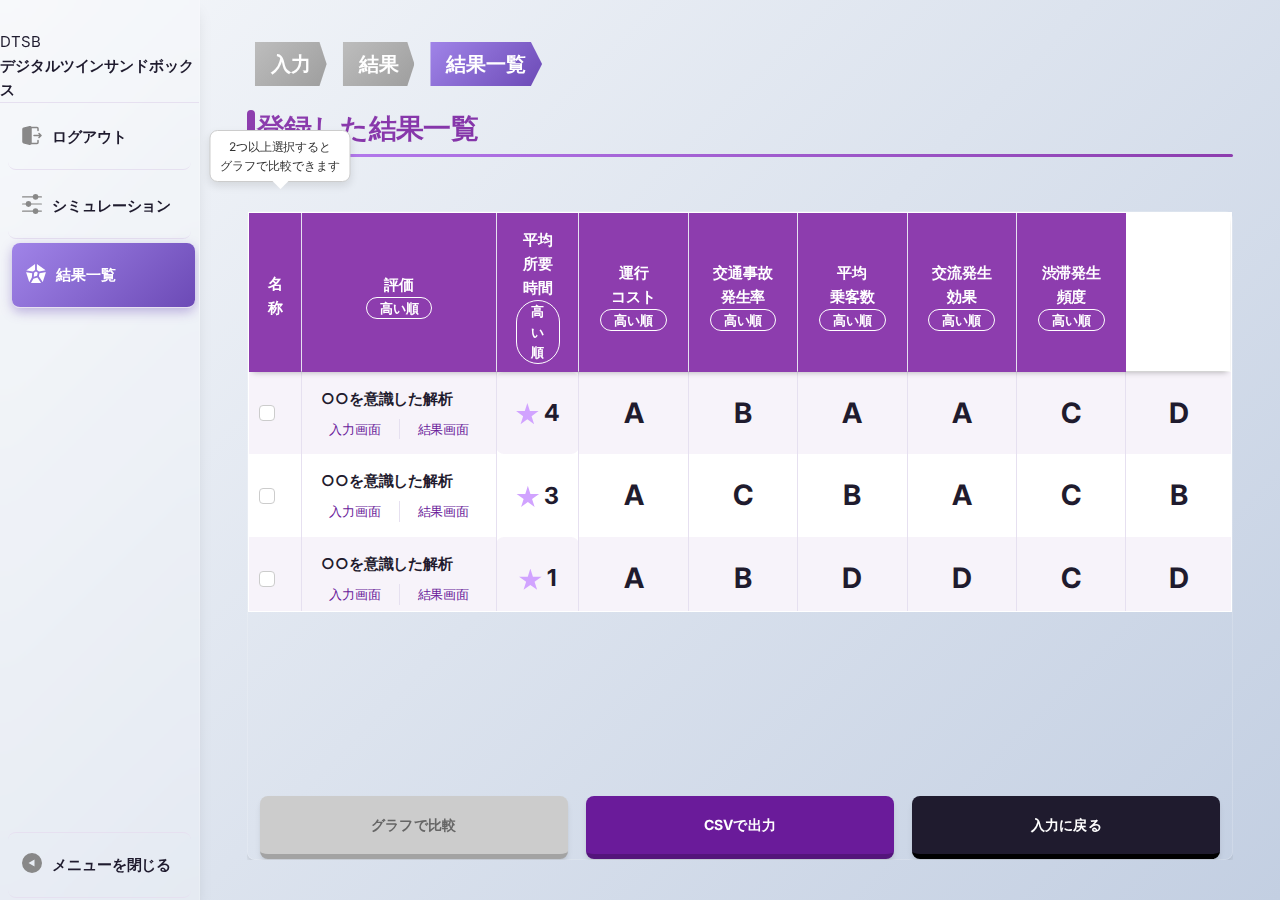
<file: list.html>
<!DOCTYPE html>
<html lang="ja">

<head>
	<title>【登録した結果一覧】デジタルツインサンドボックス</title>
	<meta charset="utf-8" />
	<meta name="viewport" content="width=device-width, initial-scale=1.0">
	<link rel="stylesheet" href="assets/css/common.css" />

	<style>
		/* SCROLLABLE TABLE */
		.c-area__scroll {
			max-height: 400px;
			overflow-y: auto;
			overflow-x: auto;
			position: relative;
			padding: 0 !important;
			margin: 0 !important;
		}

		.c-box {
			padding: 0 !important;
			margin: 0 !important;
			border-radius: 0 !important;
			box-shadow: none !important;
		}

		.p-list__table {
			margin-top: 0 !important;
		}

		/* STICKY HEADER */
		.p-list__table thead {
			position: sticky;
			top: 0;
			z-index: 10;
			box-shadow: 0 4px 6px -4px rgba(0, 0, 0, 0.3);
		}

		.p-list__table thead {
			position: sticky;
			top: 0;
			z-index: 100;
			/* increase */
			/* REMOVE box-shadow here if needed */
			overflow: visible !important;
			/* <-- fix */
		}
	</style>

	<style>
		.checkbox-header {
			position: relative;
			width: 40px;
			/* adjust as needed */
			padding: 0;
		}

		/* Tooltip bubble */
		.checkbox-header .bubble {
			position: absolute;
			top: -60px;
			left: 50%;
			transform: translateX(-50%);
			width: max-content;
			max-width: 140px;
			background: #fff;
			color: #333;
			border: 1px solid #ccc;
			border-radius: 8px;
			font-size: 12px;
			padding: 6px 8px;
			text-align: center;
			box-shadow: 0 4px 8px rgba(0, 0, 0, 0.1);
			z-index: 20;
			white-space: nowrap;
		}

		/* Tooltip arrow */
		.checkbox-header .bubble::after {
			content: '';
			position: absolute;
			bottom: -8px;
			left: 50%;
			transform: translateX(-50%);
			border-width: 8px 8px 0 8px;
			border-style: solid;
			border-color: #fff transparent transparent transparent;
		}

		.bubble-checkbox-tip {
			position: absolute;
			top: 130px;
			/* tweak this until it sits right under your H1 */
			left: 80px;
			/* roughly half the width of your checkbox column */
			transform: translateX(-50%);
			z-index: 999;
			width: max-content;
			max-width: 180px;
			background: #fff;
			color: #333;
			border: 1px solid #ccc;
			border-radius: 8px;
			font-size: 12px;
			padding: 6px 10px;
			text-align: center;
			box-shadow: 0 4px 8px rgba(0, 0, 0, 0.1);
			white-space: nowrap;
			z-index: 999;
		}

		.bubble-checkbox-tip::after {
			content: '';
			position: absolute;
			bottom: -8px;
			left: 50%;
			transform: translateX(-50%);
			border-width: 8px 8px 0 8px;
			border-style: solid;
			border-color: #fff transparent transparent transparent;
		}

		.c-btn.disabled,
		.c-btn[aria-disabled="true"] {
			background-color: #ccc !important;
			color: #666 !important;
			cursor: not-allowed;
			pointer-events: none;
			text-decoration: none;
		}
	</style>

</head>

<body>
	<div class="l-container js-menu-toggle p-list">
		<header class="l-header">
			<div class="l-header__tit js-menu-toggle">
				<span class="l-header__tit-en">DTSB</span>
				<h1 class="l-header__tit-jp">デジタルツインサンドボックス</h1>
			</div>
			<nav class="l-header__nav">
				<a href="#" class="l-header__nav-link logout js-menu-toggle"><span>ログアウト</span></a>
				<a href="./"
					class="l-header__nav-link simulation js-menu-toggle js-menu-simulation"><span>シミュレーション</span></a>
				<a href="list.html" class="l-header__nav-link results current js-menu-toggle"><span>結果一覧</span></a>
				<span class="l-header__nav-link menu js-menu-open js-menu-toggle"><span>メニューを閉じる</span></span>
			</nav>
		</header>
		<main class="l-contents">
			<header class="l-contents__head">
				<div class="breadcrumb-wrapper">
					<nav class="breadcrumb-arrow" aria-label="ページ階層">
						<ul>
							<li class="step step-input"><a href="index.html">入力</a></li>
							<li class="step step-results"><a href="results.html">結果</a></li>
							<li class="step step-list"><a href="list.html" aria-current="page">結果一覧</a></li>
						</ul>
					</nav>
				</div>
				<h1 class="l-contents__tit">登録した結果一覧</h1>
			</header>
			<div class="l-contents__main">
				<div class="l-contents__data">
					<div class="bubble-checkbox-tip">
						2つ以上選択すると<br>グラフで比較できます
					</div>

					<div class="c-box c-area__scroll">
						<table class="c-table p-list__table">
							<thead>
								<tr>


									<th rowspan="2" class="u-ta-left">名称</th>
									<th>
										評価
										<label class="c-btn__sort">
											<input type="checkbox" name="sort" value="2">
											<span class="c-btn__sort-inner">高い順</span>
										</label>
									</th>
									<th>
										<span class="u-ib">平均</span><span class="u-ib">所要時間</span>
										<label class="c-btn__sort">
											<input type="checkbox" name="sort" value="3">
											<span class="c-btn__sort-inner">高い順</span>
										</label>
									</th>
									<th>
										<span class="u-ib">運行</span><span class="u-ib">コスト</span>
										<label class="c-btn__sort">
											<input type="checkbox" name="sort" value="4">
											<span class="c-btn__sort-inner">高い順</span>
										</label>
									</th>
									<th>
										<span class="u-ib">交通事故</span><span class="u-ib">発生率</span>
										<label class="c-btn__sort">
											<input type="checkbox" name="sort" value="4">
											<span class="c-btn__sort-inner">高い順</span>
										</label>
									</th>
									<th>
										<span class="u-ib">平均</span><span class="u-ib">乗客数</span>
										<label class="c-btn__sort">
											<input type="checkbox" name="sort" value="4">
											<span class="c-btn__sort-inner">高い順</span>
										</label>
									</th>
									<th>
										<span class="u-ib">交流発生</span><span class="u-ib">効果</span>
										<label class="c-btn__sort">
											<input type="checkbox" name="sort" value="4">
											<span class="c-btn__sort-inner">高い順</span>
										</label>
									</th>
									<th>
										<span class="u-ib">渋滞発生</span><span class="u-ib">頻度</span>
										<label class="c-btn__sort">
											<input type="checkbox" name="sort" value="4">
											<span class="c-btn__sort-inner">高い順</span>
										</label>
									</th>
								</tr>


							</thead>
							<tbody>
								<tr>
									<td class="p-list__table-checkbox">
										<label class="c-input__checkbox">
											<input type="checkbox" name="comparison[]" value="result01">
											<i class="c-input__checkbox-ico"></i>
										</label>
									</td>
									<th>
										<span>○○を意識した解析</span>
										<ul class="c-table__action">
											<li><a class="c-table__action-link u-nowrap" href="./">入力画面</a></li>
											<li><a class="c-table__action-link u-nowrap" href="results.html">結果画面</a>
											</li>
										</ul>
									</th>
									<td class="p-list__table-star u-en" data-star="4"><i class="c-ico__star fill"></i>4
									</td>
									<td class="p-list__table-evaluation u-en">A</td>
									<td class="p-list__table-evaluation u-en">B</td>
									<td class="p-list__table-evaluation u-en">A</td>
									<td class="p-list__table-evaluation u-en">A</td>
									<td class="p-list__table-evaluation u-en">C</td>
									<td class="p-list__table-evaluation u-en">D</td>
								</tr>
								<tr>
									<td class="p-list__table-checkbox">
										<label class="c-input__checkbox">
											<input type="checkbox" name="comparison[]" value="result02">
											<i class="c-input__checkbox-ico"></i>
										</label>
									</td>
									<th>
										<span>○○を意識した解析</span>
										<ul class="c-table__action">
											<li><a class="c-table__action-link u-nowrap" href="./">入力画面</a></li>
											<li><a class="c-table__action-link u-nowrap" href="results.html">結果画面</a>
											</li>
										</ul>
									</th>
									<td class="p-list__table-star u-en" data-star="3"><i class="c-ico__star fill"></i>3
									</td>
									<td class="p-list__table-evaluation u-en">A</td>
									<td class="p-list__table-evaluation u-en">C</td>
									<td class="p-list__table-evaluation u-en">B</td>
									<td class="p-list__table-evaluation u-en">A</td>
									<td class="p-list__table-evaluation u-en">C</td>
									<td class="p-list__table-evaluation u-en">B</td>
								</tr>
								<tr>
									<td class="p-list__table-checkbox">
										<label class="c-input__checkbox">
											<input type="checkbox" name="comparison[]" value="result03">
											<i class="c-input__checkbox-ico"></i>
										</label>
									</td>
									<th>
										<span>○○を意識した解析</span>
										<ul class="c-table__action">
											<li><a class="c-table__action-link u-nowrap" href="./">入力画面</a></li>
											<li><a class="c-table__action-link u-nowrap" href="results.html">結果画面</a>
											</li>
										</ul>
									</th>
									<td class="p-list__table-star u-en" data-star="1"><i class="c-ico__star fill"></i>1
									</td>
									<td class="p-list__table-evaluation u-en">A</td>
									<td class="p-list__table-evaluation u-en">B</td>
									<td class="p-list__table-evaluation u-en">D</td>
									<td class="p-list__table-evaluation u-en">D</td>
									<td class="p-list__table-evaluation u-en">C</td>
									<td class="p-list__table-evaluation u-en">D</td>
								</tr>
								<tr>
									<td class="p-list__table-checkbox">
										<label class="c-input__checkbox">
											<input type="checkbox" name="comparison[]" value="result04">
											<i class="c-input__checkbox-ico"></i>
										</label>
									</td>
									<th>
										<span>○○を意識した解析</span>
										<ul class="c-table__action">
											<li><a class="c-table__action-link u-nowrap" href="./">入力画面</a></li>
											<li><a class="c-table__action-link u-nowrap" href="results.html">結果画面</a>
											</li>
										</ul>
									</th>
									<td class="p-list__table-star u-en" data-star="5"><i class="c-ico__star fill"></i>5
									</td>
									<td class="p-list__table-evaluation u-en">A</td>
									<td class="p-list__table-evaluation u-en">B</td>
									<td class="p-list__table-evaluation u-en">A</td>
									<td class="p-list__table-evaluation u-en">A</td>
									<td class="p-list__table-evaluation u-en">C</td>
									<td class="p-list__table-evaluation u-en">A</td>
								</tr>
								<tr>
									<td class="p-list__table-checkbox">
										<label class="c-input__checkbox">
											<input type="checkbox" name="comparison[]" value="result05">
											<i class="c-input__checkbox-ico"></i>
										</label>
									</td>
									<th>
										<span>○○を意識した解析</span>
										<ul class="c-table__action">
											<li><a class="c-table__action-link u-nowrap" href="./">入力画面</a></li>
											<li><a class="c-table__action-link u-nowrap" href="results.html">結果画面</a>
											</li>
										</ul>
									</th>
									<td class="p-list__table-star u-en" data-star="4"><i class="c-ico__star fill"></i>4
									</td>
									<td class="p-list__table-evaluation u-en">A</td>
									<td class="p-list__table-evaluation u-en">B</td>
									<td class="p-list__table-evaluation u-en">A</td>
									<td class="p-list__table-evaluation u-en">A</td>
									<td class="p-list__table-evaluation u-en">C</td>
									<td class="p-list__table-evaluation u-en">D</td>
								</tr>
							</tbody>
						</table>
					</div>
					<div class="c-area__btns column03 wide js-btns">
						<a id="compareButton" class="c-btn c-btn__contents blue disabled" href="list_graph.html"
							aria-disabled="true">グラフで比較</a>
						<a class="c-btn c-btn__contents blue" href="#">CSVで出力</a>
						<a class="c-btn c-btn__contents black" href="./">入力に戻る</a>
					</div>
				</div>
			</div>
		</main>
	</div>
	<script src="assets/js/common.js"></script>
	<script>
		const checkboxes = document.querySelectorAll('input[name="sort"]');
		window.addEventListener('DOMContentLoaded', () => {
			checkboxes.forEach(checkbox => {
				checkbox.checked = false;
			});
		});
		const table = document.querySelector('.p-list__table');
		const tbody = table.querySelector('tbody');
		const rows = Array.from(tbody.querySelectorAll('tr'));
		const originalRows = rows.slice(); // 元の順序で行の配列を保持
		checkboxes.forEach(checkbox => {
			checkbox.addEventListener('click', () => {
				if (checkbox.checked) {
					checkboxes.forEach(otherCheckbox => {
						if (otherCheckbox !== checkbox) {
							otherCheckbox.checked = false;
						}
					});
					sortTable(checkbox.value);
				} else {
					// チェックが外れた場合、元の順序でテーブルを再描画
					tbody.innerHTML = '';
					originalRows.forEach(row => tbody.appendChild(row));
				}
			});
		});
		function sortTable(sortValue) {
			let sortedRows;
			if (sortValue === '2') {
				sortedRows = rows.sort((a, b) => {
					const starAElement = a.querySelector('[data-star]');
					const starBElement = b.querySelector('[data-star]');
					if (starAElement && starBElement) {
						const starA = parseInt(starAElement.dataset.star);
						const starB = parseInt(starBElement.dataset.star);
						return starB - starA;
					} else {
						return 0;
					}
				});
			} else {
				sortedRows = rows.sort((a, b) => {
					const valueA = a.cells[sortValue].textContent;
					const valueB = b.cells[sortValue].textContent;
					return valueA.localeCompare(valueB);
				});
			}
			tbody.innerHTML = '';
			sortedRows.forEach(row => tbody.appendChild(row));
		}
	</script>

	<script>
		window.addEventListener('DOMContentLoaded', () => {
			const bubble = document.querySelector('.bubble-checkbox-tip');
			if (bubble) {
				setTimeout(() => {
					bubble.style.display = 'none';
				}, 5000); // hides after 5 seconds
			}
		});
	</script>

	<script>
		document.addEventListener('DOMContentLoaded', () => {
			const compareButton = document.getElementById('compareButton');
			const comparisonCheckboxes = document.querySelectorAll('input[name="comparison[]"]');

			function updateCompareButtonState() {
				const checkedCount = [...comparisonCheckboxes].filter(cb => cb.checked).length;

				if (checkedCount >= 2) {
					compareButton.classList.remove('disabled');
					compareButton.setAttribute('aria-disabled', 'false');
				} else {
					compareButton.classList.add('disabled');
					compareButton.setAttribute('aria-disabled', 'true');
				}
			}

			comparisonCheckboxes.forEach(cb => {
				cb.addEventListener('change', updateCompareButtonState);
			});

			updateCompareButtonState(); // initial state
		});
	</script>




</body>

</html>
</file>
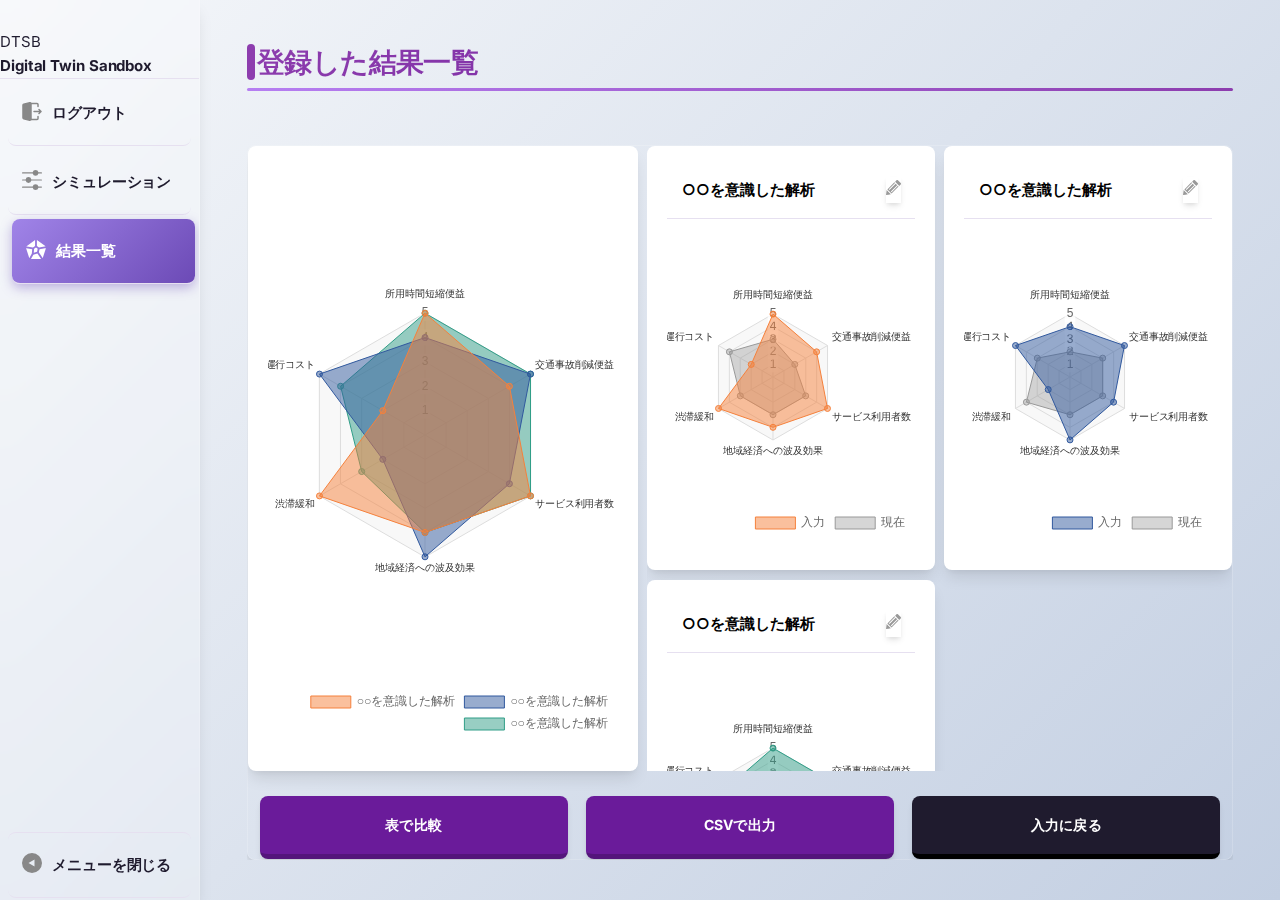
<file: list_graph.html>
<!DOCTYPE html>
<html lang="ja">
<head>
<title>【登録した結果一覧】デジタルツインサンドボックス</title>
<meta charset="utf-8" />
<meta name="viewport" content="width=device-width, initial-scale=1.0">
<link rel="stylesheet" href="assets/css/common.css" />
</head>
<body>
<div class="l-container js-menu-toggle p-list">
  <header class="l-header">
    <div class="l-header__tit js-menu-toggle">
      <span class="l-header__tit-en">DTSB</span>
      <h1 class="l-header__tit-jp">Digital Twin Sandbox​</h1>
    </div>
    <nav class="l-header__nav">
      <a href="#" class="l-header__nav-link logout js-menu-toggle"><span>ログアウト</span></a>
      <a href="./" class="l-header__nav-link simulation js-menu-toggle js-menu-simulation"><span>シミュレーション</span></a>
      <a href="list.html" class="l-header__nav-link results current js-menu-toggle"><span>結果一覧</span></a>
      <span class="l-header__nav-link menu js-menu-open js-menu-toggle"><span>メニューを閉じる</span></span>
    </nav>
  </header>
  <main class="l-contents p-list__graph">
    <header class="l-contents__head">
      <h1 class="l-contents__tit">登録した結果一覧</h1>
    </header>
    <div class="l-contents__main">
			<div class="l-contents__data">
				<div class="c-area__results">
          <div class="c-box">
            <div class="c-chart p-list__graph-comparison"><canvas id="result01"></canvas></div>
          </div>
          <div class="c-area__grid column02 c-area__scroll">
            <div class="c-box">
              <div class="c-area__name c-box__registered-name js-name">
                <input class="c-area__name-input c-box__registered-input js-name-input" type="text" name="analysis_title_01" value="○○を意識した解析" readonly>
                <button class="js-name-edit c-box__registered-edit c-btn__edit" type="button"><img src="assets/image/ico_edit_01.svg" width="15" height="15" alt="編集"/></button>
              </div>
              <div class="c-chart"><canvas id="result02"></canvas></div>
            </div>
            <div class="c-box">
              <div class="c-area__name c-box__registered-name js-name">
                <input class="c-area__name-input c-box__registered-input js-name-input" type="text" name="analysis_title_02" value="○○を意識した解析" readonly>
                <button class="js-name-edit c-box__registered-edit c-btn__edit" type="button"><img src="assets/image/ico_edit_01.svg" width="15" height="15" alt="編集"/></button>
              </div>
              <div class="c-chart"><canvas id="result03"></canvas></div>
            </div>
            <div class="c-box">
              <div class="c-area__name c-box__registered-name js-name">
                <input class="c-area__name-input c-box__registered-input js-name-input" type="text" name="analysis_title_03" value="○○を意識した解析" readonly>
                <button class="js-name-edit c-box__registered-edit c-btn__edit" type="button"><img src="assets/image/ico_edit_01.svg" width="15" height="15" alt="編集"/></button>
              </div>
              <div class="c-chart"><canvas id="result04"></canvas></div>
            </div>
          </div>
				</div>
				<div class="c-area__btns column03 wide js-btns">
          <a class="c-btn c-btn__contents blue" href="list.html">表で比較</a>
          <a class="c-btn c-btn__contents blue" href="#">CSVで出力</a>
          <a class="c-btn c-btn__contents black" href="./">入力に戻る</a>
        </div>
			</div>
    </div>
  </main>
</div>
<script src="assets/js/chart.min.js"></script>
<script src="assets/js/common.js"></script>
<script>
	const commonLabel = ["所用時間短縮便益", "交通事故削減便益", "サービス利用者数", "地域経済への波及効果", "渋滞緩和", "運行コスト"];
	const commonBorderWidth = 1;
	const commonOption = {
		scales: {
			r: {
				min: 0,
				max: 5,
				ticks: {
					stepSize: 1,
				},
				backgroundColor: '#f8f8f8',
				grid: {
					color: '#DDD',
				},
				angleLines: {
					color: '#DDD',
				},
				pointLabels: {
					color: '#333',
				},
			},
		},
		plugins: {
			legend: {
				position: 'bottom',
				align: 'end'
			}
		},
		maintainAspectRatio: false
	};
	const label01 = "入力";
	const bgColor01 = "rgba(245,129,60,0.5)";
	const borderColor01 = "rgba(245,129,60,1)";
	const label02 = "現在";
	const bgColor02 = "rgba(49,89,158,0.5)";
	const borderColor02 = "rgba(49,89,158,1)";
  const bgColor03 = "rgba(49,158,136,0.5)";
	const borderColor03 = "rgba(49,158,136,1)";
  const bgColor04 = "rgba(153,153,153,0.4)";
	const borderColor04 = "rgba(153,153,153,1)";

  const result01 = new Chart(document.getElementById('result01'), {
    type: 'radar',
    data: {
      labels: commonLabel,
			datasets: [{
        label: '○○を意識した解析',
        data: [5,4,5,4,5,2],
        backgroundColor: bgColor01,
        borderColor: borderColor01,
        borderWidth: commonBorderWidth,
      },{
        label: '○○を意識した解析',
        data: [4,5,4,5,2,5],
        backgroundColor: bgColor02,
        borderColor: borderColor02,
				borderWidth: commonBorderWidth,
      },{
        label: '○○を意識した解析',
        data: [5,5,5,4,3,4],
        backgroundColor: bgColor03,
        borderColor: borderColor03,
				borderWidth: commonBorderWidth,
      }]
    },
    options: commonOption
  });
  const result02 = new Chart(document.getElementById('result02'), {
    type: 'radar',
    data: {
      labels: commonLabel,
			datasets: [{
        label: label01,
        data: [5,4,5,4,5,2],
        backgroundColor: bgColor01,
        borderColor: borderColor01,
        borderWidth: commonBorderWidth,
      },{
        label: label02,
        data: [3,2,3,3,3,4],
        backgroundColor: bgColor04,
        borderColor: borderColor04,
				borderWidth: commonBorderWidth,
      }]
    },
    options: commonOption
  });
	const result03 = new Chart(document.getElementById('result03'), {
    type: 'radar',
    data: {
      labels: commonLabel,
			datasets: [{
        label: label01,
        data: [4,5,4,5,2,5],
        backgroundColor: bgColor02,
        borderColor: borderColor02,
        borderWidth: commonBorderWidth,
      },{
        label: label02,
        data: [2,3,3,3,4,3],
        backgroundColor: bgColor04,
        borderColor: borderColor04,
				borderWidth: commonBorderWidth,
      }]
    },
    options: commonOption
  });
	const result04 = new Chart(document.getElementById('result04'), {
    type: 'radar',
    data: {
      labels: commonLabel,
			datasets: [{
        label: label01,
        data: [5,5,5,4,3,4],
        backgroundColor: bgColor03,
        borderColor: borderColor03,
        borderWidth: commonBorderWidth,
      },{
        label: label02,
        data: [3,4,4,4,5,4],
        backgroundColor: bgColor04,
        borderColor: borderColor04,
				borderWidth: commonBorderWidth,
      }]
    },
    options: commonOption
  });
</script>
</body>
</html>
</file>
<file: assets/css/common.css>
@import url('https://fonts.googleapis.com/css2?family=Inter:wght@300;400;500;600;700&display=swap');

  * {
    box-sizing: border-box;
  }

  *::before,
  *::after {
    box-sizing: border-box'

  }

  ul,
  ol {
    padding: 0
  }

  body,
  h1,
  h2,
  h3,
  h4,
  h5,
  h6,
  p,
  ul,
  ol,
  li,
  figure,
  figcaption,
  blockquote,
  dl,
  dd {
    margin: 0;
    padding: 0;
    border: 0;
    font-style: normal;
    font-size: 100%;
    vertical-align: baseline
  }

  article,
  aside,
  details,
  figcaption,
  figure,
  footer,
  header,
  hgroup,
  menu,
  nav,
  section,
  main {
    display: block
  }

  body {
    font-family: 'Inter', -apple-system, BlinkMacSystemFont, 'Segoe UI', Roboto, Oxygen, Ubuntu, Cantarell, 'Hiragino Kaku Gothic ProN', 'ヒラギノ角ゴ ProN W3', 'Meiryo', 'メイリオ', sans-serif;
    -webkit-text-size-adjust: 100%;
    min-height: 100vh;
    scroll-behavior: smooth;
    text-rendering: optimizeSpeed;
    line-height: 1.6;
    background: linear-gradient(135deg, #f5f7fa 0%, #c3cfe2 100%);
    letter-spacing: -0.01em;
    -webkit-font-smoothing: antialiased;
    -moz-osx-font-smoothing: grayscale
  }

  ul,
  ol {
    list-style: none
  }

  a {
    text-decoration: none
  }

  a:focus {
    outline: 0
  }

  a:not {
    text-decoration-skip-ink: auto
  }

  img {
    max-width: 100%;
    height: auto;
    display: inline-block;
    border: none
  }

  article>*+* {
    margin-top: 1.5em
  }

  input,
  button,
  textarea,
  select {
    font: inherit;
    margin: 0;
    padding: 0
  }

  table {
    border-collapse: collapse;
    border-spacing: 0
  }

  caption,
  th {
    text-align: left
  }

  @media(prefers-reduced-motion: reduce) {
    * {
      animation-duration: .01ms !important;
      animation-iteration-count: 1 !important;
      transition-duration: .01ms !important;
      scroll-behavior: auto !important
    }
  }

  @media print,
  screen and (min-width: 737px) {
    article>*+* {
      margin-top: 1.5em
    }
  }

  html {
    font-size: 62.5%
  }

  :root {
    --colorMain: #8e24aa;
    /* Rich purple */
    --colorMainRgb: 142, 36, 170;
    --colorSub: #6a1b9a;
    /* Deeper purple */
    --colorSubRgb: 106, 27, 154;
    --colorStar: #d1a3ff;
    /* Lavender/golden-purple hybrid for highlight */
    --commonBlack: #1f1b2e;
    --commonGray: #e6e0f0;
    --commonRadius: min(0.8rem, 8px);
    --fontEn: 'Inter', -apple-system, BlinkMacSystemFont, sans-serif;

    --colorAccent: #ba68c8;
    /* Soft magenta/purple accent */
    --colorAccentRgb: 186, 104, 200;
    --commonLightGray: #f4f0fa;

    --shadow-sm: 0 1px 2px 0 rgba(74, 0, 115, 0.05);
    --shadow-md: 0 4px 6px -1px rgba(74, 0, 115, 0.1), 0 2px 4px -1px rgba(74, 0, 115, 0.06);
    --shadow-lg: 0 10px 15px -3px rgba(74, 0, 115, 0.1), 0 4px 6px -2px rgba(74, 0, 115, 0.05);
    --shadow-xl: 0 20px 25px -5px rgba(74, 0, 115, 0.1), 0 10px 10px -5px rgba(74, 0, 115, 0.04);

    --glass-bg: rgba(255, 255, 255, 0.2);
    --glass-border: rgba(200, 150, 255, 0.18);
    --glass-backdrop: blur(10px);

    --transition-smooth: all 0.3s cubic-bezier(0.4, 0, 0.2, 1);
    --transition-bounce: all 0.4s cubic-bezier(0.68, -0.55, 0.265, 1.55);
  }

  .l-container {
    background: transparent;
    font-size: 1.5rem;
    color: var(--commonBlack);
    display: grid;
    grid-template-columns: 200px 1fr;
    position: relative;
    z-index: 1
  }

  .l-container.close {
    grid-template-columns: max-content 1fr
  }

  .l-container.hide {
    visibility: hidden
  }

  .l-loading {
    z-index: 2;
    width: 100%;
    height: 100%;
    background: #eee;
    top: 0;
    left: 0;
    transition: .5s;
    display: none
  }

  .l-loading.show {
    display: block
  }

  .l-loading,
  .l-loading__ico {
    position: fixed
  }

  .l-loading__ico {
    --loadingSize: 100px;
    --loadingBorderWidth: 5px;
    top: 50%;
    left: 50%;
    margin: -50px 0 0 -50px
  }

  .l-loading.fade {
    opacity: 0
  }

  .l-header {
    background: var(--glass-bg);
    backdrop-filter: var(--glass-backdrop);
    -webkit-backdrop-filter: var(--glass-backdrop);
    border-right: 1px solid var(--glass-border);
    box-shadow: var(--shadow-lg);
    overflow-y: auto;
    padding: min(3.90625vh, 30px) 0 0;
    position: relative;
    z-index: 1;
    display: grid;
    grid-template-rows: max-content 1fr;
  }

  @import url('https://fonts.googleapis.com/css2?family=Lexend+Deca:wght@700&display=swap');
  @import url('https://fonts.googleapis.com/css2?family=Noto+Sans+JP:wght@400&display=swap');

  .l-header__title {
    text-align: center;
    padding: clamp(1rem, 3vw, 2rem);
    margin-bottom: clamp(1.5rem, 5vh, 3rem);
    border: 1px solid rgba(255, 255, 255, 0.2);
    border-radius: 1.25rem;
    box-shadow: 0 0 1.25rem rgba(255, 255, 255, 0.15);
    transition: all 0.4s ease-in-out;
    cursor: pointer;
    overflow: hidden;
    position: relative;
    background: rgba(255, 255, 255, 0.03);
  }

  .l-header__title.close {
    width: 0;
    overflow: hidden;
    white-space: nowrap;
    margin: 0.125rem 0.5rem;
    padding: 0;
    opacity: 0;
    border-radius: 0.75rem;
    transition: all 0.4s ease-in-out;
  }

  .l-header__title-en {
    font-family: 'Lexend Deca', sans-serif;
    font-weight: 900;
    font-size: clamp(5rem, 7vw, 5rem);
    letter-spacing: 0.05em;
    line-height: 1.2;
    background: linear-gradient(90deg, #984de4, #b185db, #d5bfff);
    background-size: 200% auto;
    background-clip: text;
    -webkit-background-clip: text;
    background-clip: text;
    -webkit-text-fill-color: transparent;
    animation: gradientScroll 10s linear infinite, fadeInSlideUp 1s ease-out both;
    display: block;
  }

  .l-header__title-jp {
    font-family: 'Noto Sans JP', sans-serif;
    font-size: 1rem;
    color: #954dd3;
    margin-top: 0.25rem;
    animation: fadeInSlideUp 1s 0.2s ease-out both;
  }

  @keyframes fadeInSlideUp {
    0% {
      opacity: 0;
      transform: translateY(20px);
    }

    100% {
      opacity: 1;
      transform: translateY(0);
    }
  }

  @keyframes gradientScroll {
    0% {
      background-position: 0% center;
    }

    100% {
      background-position: 200% center;
    }
  }

  .l-header__nav {
    border-top: 1px solid var(--commonGray);
    font-weight: bold;
    display: flex;
    flex-direction: column
  }

  .l-header__nav-link {
    display: grid;
    grid-template-columns: 20px 1fr;
    grid-gap: 10px;
    border-bottom: 1px solid var(--commonGray);
    padding: min(2.6041666667vh, 20px) min(1.0980966325vw, 15px);
    color: var(--txtColor, var(--commonBlack));
    background: var(--bgColor, none);
    cursor: pointer;
    white-space: nowrap;
    transition: var(--transition-smooth);
    border-radius: var(--commonRadius);
    margin: 2px 8px;
    position: relative;
    overflow: hidden;
  }

  .l-header__nav-link.close {
    grid-gap: 0
  }

  .l-header__nav-link.close span {
    width: 0;
    overflow: hidden
  }

  .l-header__nav-link::before {
    content: "";
    display: block;
    aspect-ratio: 1/1;
    background: var(--icoPath) no-repeat center/contain
  }

  .l-header__nav-link:hover {
    --txtColor: var(--colorMain);
    --bgColor: rgba(var(--colorMainRgb), 0.1) transform: translateX(4px);
    box-shadow: var(--shadow-md);
  }

  .l-header__nav-link.current {
    --txtColor: #FFF;
    --bgColor: linear-gradient(135deg, #a084e8, #6c4ab6);
    background: var(--bgColor);
    box-shadow: 0 4px 12px rgba(108, 74, 182, 0.4);
    transform: translateX(4px);
    color: var(--);
  }


  .l-header__nav-link.login {
    --icoPath: url(../image/ico_login_01.svg)
  }

  .l-header__nav-link.login:hover {
    --icoPath: url(../image/ico_login_01_on.svg)
  }

  .l-header__nav-link.login.current {
    --icoPath: url(../image/ico_login_01_current.svg)
  }

  .l-header__nav-link.logout {
    --icoPath: url(../image/ico_logout_01.svg)
  }

  .l-header__nav-link.logout:hover {
    --icoPath: url(../image/ico_logout_01_on.svg)
  }

  .l-header__nav-link.logout.current {
    --icoPath: url(../image/ico_logout_01_current.svg)
  }

  .l-header__nav-link.simulation {
    --icoPath: url(../image/ico_simulation_01.svg)
  }

  .l-header__nav-link.simulation:hover {
    --icoPath: url(../image/ico_simulation_01_on.svg)
  }

  .l-header__nav-link.simulation.current {
    --icoPath: url(../image/ico_simulation_01_current.svg)
  }

  .l-header__nav-link.results {
    --icoPath: url(../image/ico_results_01.svg)
  }

  .l-header__nav-link.results:hover {
    --icoPath: url(../image/ico_results_01_on.svg)
  }

  .l-header__nav-link.results.current {
    --icoPath: url(../image/ico_results_01_current.svg)
  }

  .l-header__nav-link.menu {
    --icoPath: url(../image/ico_menu_01.svg);
    margin-top: auto;
    border-top: 1px solid var(--commonGray)
  }

  .l-header__nav-link.menu:hover {
    --icoPath: url(../image/ico_menu_01_on.svg)
  }

  .l-header__nav-link.menu.current {
    --icoPath: url(../image/ico_menu_01_current.svg)
  }

  .l-header__nav-link.menu.close::before {
    transform: scaleX(-1)
  }

  .l-contents {
    padding: min(5.2083333333vh, 40px) min(3.6603221083vw, 50px);
    display: grid;
    grid-template-rows: min-content minmax(0, 1fr);
    row-gap: min(5.2083333333vh, 40px);
    height: 100svh;
    position: relative;
    z-index: 1
  }

  .l-contents__head {
    display: grid;
    column-gap: var(--headerGap, min(2.9282576867vw, 40px));
    grid-template-columns: var(--headerColumns, minmax(0, 1fr))
  }

  :root {
    --colorMain: #8d3dae;
    --colorAccent: #b67ff2;
    --colorText: #333333;
  }

  .l-contents__tit {
    position: relative;
    font-weight: 700;
    font-size: 2.8rem;
    color: var(--colorText);
    letter-spacing: 0.05em;
    padding-left: 1rem;
    margin-bottom: 2rem;
  }

  .l-contents__tit::before {
    content: '';
    position: absolute;
    left: 0;
    top: 50%;
    transform: translateY(-50%);
    width: 8px;
    height: 80%;
    background: var(--colorMain);
    border-radius: 4px;
  }

  .l-contents__tit::after {
    content: '';
    position: absolute;
    bottom: -6px;
    left: 0;
    width: 100%;
    height: 3px;
    background: linear-gradient(90deg, var(--colorAccent), var(--colorMain));
    border-radius: 2px;
  }


  .l-contents__parameter {
    display: flex;
    column-gap: min(1.2445095168vw, 17px)
  }

  .l-contents__parameter-tit {
    font-weight: bold;
    align-content: center
  }

  .l-contents__parameter-nav {
    display: grid;
    grid-template-columns: repeat(3, minmax(0, 1fr));
    text-align: center;
    background: #fff;
    border-radius: var(--commonRadius);
    overflow: hidden
  }

  .l-contents__parameter-link {
    padding: clamp(15px, 1em, 20px) min(1.6837481698vw, 23px);
    align-content: center;
    color: var(--commonBlack);
    position: relative;
    transition: .5s;
    cursor: pointer
  }

  .l-contents__parameter-link:hover {
    color: var(--colorMain)
  }

  .l-contents__parameter-link:not(:first-child)::before {
    content: "";
    display: block;
    width: 1px;
    height: calc(100% - 28px);
    position: absolute;
    left: 0;
    top: 14px;
    background: var(--commonGray)
  }

  .l-contents__parameter-link.current {
    background: var(--colorMain);
    color: #fff;
    font-weight: bold;
    pointer-events: none
  }

  .l-contents__useful {
    --btnBg: var(--commonBlack);
    align-content: center;
    padding: clamp(15px, 1em, 20px) min(1.6837481698vw, 23px);
    display: flex;
    column-gap: min(.5em, 10px)
  }

  .l-contents__useful::before {
    content: "";
    display: block;
    width: 1em;
    aspect-ratio: 1/1;
    background: url(../image/ico_useful_01.svg) no-repeat center/contain
  }

  .l-contents__dl {
    display: grid;
    grid-template-columns: max-content minmax(0, 1fr);
    background: #fff;
    border-radius: var(--commonRadius);
    overflow: hidden
  }

  .l-contents__dl-dt {
    background: var(--colorMain);
    color: #fff;
    align-content: center;
    padding: clamp(15px, 1em, 20px) min(2.196193265vw, 30px);
    font-weight: bold
  }

  .l-contents__dl-dd {
    padding: clamp(15px, 1em, 20px) min(1.4641288433vw, 20px)
  }

  .l-contents__evaluation {
    font-size: 2rem;
    font-weight: bold;
    display: flex;
    align-items: center;
    line-height: 1.1;
    column-gap: .5em
  }

  .l-contents__evaluation-star {
    display: flex;
    column-gap: 3px
  }

  .l-contents__name-input {
    padding: .25em 0
  }

  .l-contents__name-input:focus {
    outline: none;
    padding: .25em .5em;
    border-bottom: 1px solid var(--commonBlack)
  }

  .l-contents__main {
    display: grid;
    overflow: hidden;
    grid-template-columns: var(--mainColumn, minmax(0, 1fr));
    grid-template-rows: var(--mainRow, minmax(0, 1fr));
    gap: min(3.2552083333vh, 25px) min(2.9282576867vw, 40px)
  }

  .l-contents__main.column02 {
    --mainColumn: repeat(2, minmax(0, 1fr))
  }

  .l-contents__main-tit {
    display: flex;
    justify-content: space-between;
    align-items: center
  }

  .l-contents__main-tit .tit {
    font-size: 1.8rem
  }

  .l-contents__main-mesh {
    font-size: 1.3rem;
    font-weight: bold
  }

  .l-contents__map,
  .l-contents__data {
    display: grid;
    row-gap: min(3.2552083333vh, 25px);
    height: 0;
    min-height: 100%
  }

  .l-contents__map {
    grid-template-rows: var(--mapRow, minmax(0, 1fr))
  }

  .l-contents__map img {
    max-width: none
  }

  .l-contents__map,
  .l-contents__map-wrap {
    position: relative
  }

  .l-contents__map-load {
    width: 100%;
    height: 100%;
    margin: 0;
    padding: 0;
    position: relative;
    z-index: 1
  }

  .l-contents__map-data {
    position: absolute;
    bottom: clamp(5px, 1.3020833333vh, 10px);
    left: 10px;
    z-index: 2;
    font-size: clamp(12px, 0.9516837482vw, 13px);
    text-align: center;
    width: fit-content;
    max-width: calc(100% - 20px);
    background: rgba(255, 255, 255, .9)
  }

  .l-contents__map-data .scroll {
    overflow-x: auto;
    padding: clamp(5px, 1.3020833333vh, 10px) clamp(5px, 0.7320644217vw, 10px);
    display: grid;
    grid-template-columns: repeat(3, max-content);
    column-gap: clamp(5px, 0.5856515373vw, 8px)
  }

  .l-contents__map-view {
    display: grid;
    grid-template-columns: repeat(2, max-content);
    align-items: center;
    column-gap: 4px;
    border-left: 1px solid #ccc;
    border-right: 1px solid #ccc;
    padding: 0 clamp(5px, 0.5856515373vw, 8px)
  }

  .l-contents__map-view dd {
    display: flex;
    column-gap: 4px
  }

  .l-contents__map-btn {
    display: block;
    width: 5em
  }

  .l-contents__map-btn input {
    display: none
  }

  .l-contents__map-btn .btn {
    display: block;
    font-weight: bold;
    background: #999;
    color: #fff;
    padding: 0.4166666667em;
    line-height: 1.1;
    border-radius: 4px;
    cursor: pointer
  }

  .l-contents__map-btn input:checked+.btn {
    background: var(--colorSub)
  }

  .l-contents__map-population {
    display: flex;
    align-items: center;
    column-gap: 5px
  }

  .l-contents__map-year {
    display: flex;
    align-items: center;
    column-gap: .75em
  }

  .l-contents__map-year .tit {
    display: block
  }

  .l-contents__map-year .range-box {
    position: relative
  }

  .l-contents__map-year .range-wrap {
    padding: 0 10px;
    width: calc(12.8em + 20px)
  }

  .l-contents__map-year .range {
    appearance: none;
    width: 100%;
    height: 2px;
    background: none;
    cursor: pointer;
    line-height: 1.1;
    position: absolute;
    left: 0;
    top: 50%;
    transform: translateY(-50%);
    z-index: 2
  }

  .l-contents__map-year .range::-webkit-slider-thumb {
    -webkit-appearance: none;
    appearance: none;
    width: 4px;
    height: 12px;
    background: var(--colorMain);
    box-shadow: none
  }

  .l-contents__map-year .range::-moz-range-thumb {
    border: none;
    border-radius: 0;
    width: 4px;
    height: 12px;
    background: var(--colorMain);
    box-shadow: none
  }

  .l-contents__map-year .scale {
    display: flex;
    justify-content: space-between;
    align-items: center;
    position: relative;
    z-index: 1
  }

  .l-contents__map-year .scale::before {
    content: "";
    display: block;
    width: 100%;
    height: 2px;
    background: #ccc;
    position: absolute;
    left: 0;
    top: 50%;
    transform: translateY(-50%);
    z-index: 1
  }

  .l-contents__map-year .scale li {
    width: 1px;
    height: 7px;
    background: #999;
    position: relative;
    z-index: 2
  }

  .l-contents__map-year .scale li:first-child,
  .l-contents__map-year .scale li:last-child {
    background: var(--commonBlack);
    width: 2px;
    height: 12px
  }

  .l-contents__map-year .years {
    display: flex;
    justify-content: space-between;
    font-size: 75%;
    position: relative;
    line-height: 1.1
  }

  .l-contents__map-year .years .current-value {
    color: var(--colorMain);
    top: 0;
    position: absolute;
    transform: translateX(-50%)
  }

  .l-contents__map-year .years .min-value {
    transform: translateX(-50%)
  }

  .l-contents__map-year .years .min-value.hide {
    visibility: hidden
  }

  .l-contents__map-year .years .max-value {
    transform: translateX(50%)
  }

  .l-contents__map-year .years .max-value.hide {
    visibility: hidden
  }

  .l-contents__map-route,
  .l-contents__map-stop {
    font-size: 1.2rem;
    opacity: 1 !important
  }

  .l-contents__map-route::before,
  .l-contents__map-stop::before {
    display: none
  }

  .l-contents__map-route {
    font-weight: bold;
    color: #666;
    background: #fff;
    border: 1px solid #ccc;
    border-radius: 4px
  }

  .l-contents__map-route.current {
    color: var(--colorMain);
    background: #fff;
    border-color: var(--colorMain)
  }

  .l-contents__map-stop {
    background: none;
    box-shadow: none;
    color: #eaeef5;
    border: none;
    padding: 0;
    text-shadow: 0 0 3px #000
  }

  .l-contents__map-stop.current {
    color: #fde6d8
  }

  .l-contents__map-mode {
    z-index: 2;
    position: absolute;
    top: 0;
    right: 0;
    background: var(--colorMain);
    color: #fff;
    font-weight: bold;
    padding: .5em 1em;
    display: none
  }

  .l-contents__map-comment {
    width: fit-content;
    max-width: 300px;
    font-size: 1.4rem;
    word-break: keep-all;
    padding: 1em;
    display: block;
    border-radius: var(--commonRadius);
    font-weight: 500;
    box-shadow: 0 3px 14px rgba(0, 0, 0, .4)
  }

  .l-contents__map-comment,
  .l-contents__map-comment::after {
    background: #fff
  }

  .l-contents__map-comment::after {
    content: "";
    display: block;
    width: 1em;
    aspect-ratio: 2/1;
    position: absolute;
    top: calc(100% - 1px);
    clip-path: polygon(0 0, 50% 100%, 100% 0)
  }

  .l-contents__map-comment.good::before,
  .l-contents__map-comment.warning::before {
    content: "";
    display: block;
    width: 1.3846153846em;
    aspect-ratio: 1/1;
    border: 1px solid #fff;
    position: absolute;
    top: 0;
    left: 0;
    transform: translate(-50%, -50%);
    border-radius: 50%;
    background: var(--icoPath) no-repeat center/auto 65%, var(--icoColor)
  }

  .l-contents__map-comment.good {
    --icoPath: url(../image/ico_check_01.svg);
    --icoColor: #319E88
  }

  .l-contents__map-comment.warning {
    --icoPath: url(../image/ico_warning_01.svg);
    --icoColor: #9E3131;
    color: var(--icoColor)
  }

  .l-contents__map-comment.nigiwai {
    transform: translate(-100%, -100%)
  }

  .l-contents__map-comment.nigiwai::after {
    right: 2em
  }

  .l-contents__map-comment.stop {
    transform: translate(-50%, -130%)
  }

  .l-contents__map-comment.stop::after {
    left: 50%;
    transform: translateX(-50%)
  }

  .l-contents__map .leaflet-popup-pane {
    font-size: 1.4rem
  }

  .l-contents__map-legends {
    position: absolute;
    left: 0;
    bottom: calc(100% + 15px);
    padding: clamp(5px, 1.3020833333vh, 10px) clamp(5px, 0.7320644217vw, 10px);
    display: grid;

    /* Glass effect */
    background: rgba(255, 255, 255, 0.6);
    backdrop-filter: blur(10px);
    -webkit-backdrop-filter: blur(10px);
    border: 1px solid rgba(255, 255, 255, 0.3);
    box-shadow: 0 4px 30px rgba(0, 0, 0, 0.1);
  }

  .l-contents__map-legends::after {
    content: "";
    display: block;
    aspect-ratio: 1/1;
    width: 10px;
    position: absolute;
    top: 100%;
    left: clamp(20px, 2.9282576867vw, 40px);
    clip-path: polygon(0 0, 100% 0, 50% 100%);
    background: rgba(255, 255, 255, 0.6);
    backdrop-filter: blur(10px);
    -webkit-backdrop-filter: blur(10px);
    border: 1px solid rgba(255, 255, 255, 0.3);
  }

  .l-contents__map-legends dt {
    font-weight: bold;
    text-align: left;
    margin: .5em;
    color: #000;
    text-shadow: 0 0 2px rgba(255, 255, 255, 0.8);
  }

  .l-contents__map-legends .close {
    display: block;
    background: var(--commonBlack);
    width: 30px;
    aspect-ratio: 1/1;
    border-radius: 50%;
    position: absolute;
    top: 0;
    right: 0;
    transform: translate(50%, -50%);
    cursor: pointer;
    border: 2px solid #fff;
  }

  .l-contents__map-legends .close::before,
  .l-contents__map-legends .close::after {
    content: "";
    display: block;
    width: 2px;
    height: 55%;
    background: #fff;
    position: absolute;
    top: 50%;
    left: 50%;
  }

  .l-contents__map-legends .close::before {
    transform: translate(-50%, -50%) rotate(45deg);
  }

  .l-contents__map-legends .close::after {
    transform: translate(-50%, -50%) rotate(-45deg);
  }

  .l-contents__map-legends .population {
    display: grid;
    grid-template-columns: repeat(3, 1fr);
    gap: 1em 1px;
    text-align: center;
  }

  .l-contents__map-legends .population li {
    white-space: nowrap;
    transition: var(--transition-smooth);
    border-radius: var(--commonRadius);
    margin: 2px 8px;
    position: relative;
    overflow: hidden;
    font-size: 1.1rem;
  }

  .l-contents__map-legends .population li::before {
    content: "";
    display: block;
    width: 100%;
    height: 1.5em;
    margin-bottom: .5em;
  }

  .l-contents__map-legends .population li:nth-child(1)::before {
    background: #fff3be;
  }

  .l-contents__map-legends .population li:nth-child(2)::before {
    background: #fee086;
  }

  .l-contents__map-legends .population li:nth-child(3)::before {
    background: #fed976;
  }

  .l-contents__map-legends .population li:nth-child(4)::before {
    background: #fec560;
  }

  .l-contents__map-legends .population li:nth-child(5)::before {
    background: #feb24b;
  }

  .l-contents__map-legends .population li:nth-child(6)::before {
    background: #fe9e44;
  }

  .l-contents__map-legends .population li:nth-child(7)::before {
    background: #fd8d3d;
  }

  .l-contents__map-legends .population li:nth-child(8)::before {
    background: #fc4e2a;
  }

  .l-contents__map-legends .population li:nth-child(9)::before {
    background: #e31a1c;
  }

  .l-contents__map-legends .population li:nth-child(10)::before {
    background: #bd0426;
  }

  .l-contents__map-legends .population li:nth-child(11)::before {
    background: #800126;
  }

  .l-contents__map-legends .population li span {
    display: block;
    padding: 0 .5em;
    color: #000;
    text-shadow: 0 0 2px rgba(255, 255, 255, 0.8);
  }

  .l-contents__data {
    grid-template-rows: var(--dataRow, minmax(0, 1fr) max-content)
  }

  .l-fixed {
    z-index: 3;
    align-items: center;
    justify-content: center;
    display: none
  }

  .l-fixed.show {
    display: flex
  }

  .l-fixed,
  .l-fixed__bg {
    position: fixed;
    top: 0;
    left: 0;
    width: 100%;
    height: 100%
  }

  .l-fixed__box {
    background: #fff;
    width: 80%;
    max-height: 80%;
    overflow-y: auto;
    padding: min(5.2083333333vh, 40px) min(3.6603221083vw, 50px);
    position: relative;
    z-index: 2
  }

  .l-fixed__tit {
    margin-bottom: min(5.2083333333vh, 40px)
  }

  .l-fixed__setting {
    display: grid;
    grid-template-columns: max-content 1fr;
    border-top: 1px solid var(--commonGray);
    margin-bottom: min(5.2083333333vh, 40px)
  }

  .l-fixed__setting>dt,
  .l-fixed__setting>dd {
    border-bottom: 1px solid var(--commonGray);
    padding: min(2.6041666667vh, 20px) min(1.4641288433vw, 20px)
  }

  .l-fixed__setting>dt {
    font-weight: bold
  }

  .l-fixed__setting>dt.center {
    align-content: center
  }

  .l-fixed__bg {
    background: rgba(0, 0, 0, .9);
    z-index: 1;
    cursor: pointer
  }

  @media screen and (max-width: 959px) {
    .l-contents {
      height: auto;
      min-height: 100svh
    }

    .l-contents__head {
      display: block;
      flex-wrap: wrap;
      gap: min(3.90625vh, 30px) 0
    }

    .l-contents__tit {
      flex-basis: 100%
    }

    .l-contents__parameter {
      flex-basis: 78%;
      padding-right: var(--headerGap, min(1.4641288433vw, 20px));
      display: grid;
      grid-template-columns: max-content minmax(0, 1fr)
    }

    .l-contents__useful {
      flex-basis: 22%;
      display: flex;
      justify-content: center
    }

    .l-contents__dl {
      flex-basis: 100%
    }

    .l-contents__main {
      grid-template-columns: 1fr;
      row-gap: min(5.2083333333vh, 40px)
    }

    .l-contents__map {
      aspect-ratio: 3/2
    }

    .l-contents__data {
      height: auto !important
    }
  }

  .c-btn {
    background: var(--btnBg, var(--colorMain));
    color: #fff;
    border-radius: var(--commonRadius);
    font-weight: bold;
    transition: .5s;
    border: none;
    cursor: pointer;
    text-align: center;
    appearance: none;
    box-shadow: var(--shadow-md);
    position: relative;
    overflow: hidden;
    font-family: var(--fontEn);
    letter-spacing: 0.02em;
    -webkit-appearance: none;
  }

  .c-btn.blue {
    --btnBg: var(--colorSub);
    --btnShadow: rgba(0, 0, 0, 0.2)
  }

  .c-btn.black {
    --btnBg: var(--commonBlack);
    --btnShadow: #000
  }

  .c-btn:hover {
    transform: translateY(-2px);
    box-shadow: var(--shadow-lg);
    opacity: 0.9;
  }

  .c-btn__contents {
    font-size: var(--btnContentsFts, clamp(1.4rem, 1.0248901903vw, 2.0rem));
    padding: clamp(18px, 1.2857142857em, 20px) min(1.6837481698vw, 23px);
    align-content: center;
    border-bottom: 5px solid var(--btnShadow, rgba(0, 0, 0, 0.16));
    box-sizing: content-box;
    position: relative;
    transition: .3s
  }

  .c-btn__contents:hover {
    opacity: .9;
    border-bottom: none;
    margin-top: 5px
  }

  .c-btn__edit {
    appearance: none;
    -webkit-appearance: none;
    box-shadow: var(--shadow-md);
    position: relative;
    overflow: hidden;
    font-family: var(--fontEn);
    letter-spacing: 0.02em;
    background: none;
    border: none;
    cursor: pointer;
    transition: .5s
  }

  .c-btn__edit:hover {
    opacity: .6
  }

  .c-btn__small {
    display: flex;
    align-items: center;
    justify-content: center;
    width: fit-content;
    cursor: pointer;
    border-radius: 999px;
    transition: .5s;
    column-gap: 2px
  }

  .c-btn__small::before {
    content: "";
    display: none;
    width: 0;
    aspect-ratio: 1/1;
    background: var(--icoPath) no-repeat center/contain
  }

  .c-btn__small.reset::before,
  .c-btn__small.zoomout::before,
  .c-btn__small.zoomin::before,
  .c-btn__small.target::before,
  .c-btn__small.legends::before {
    display: block;
    width: 1em;
  }

  .c-btn__small-white {
    color: var(--colorSub);
    border: 1px solid var(--colorSub);
    font-size: 1.1rem;
    padding: 2px min(0.5856515373vw, 8px)
  }

  .c-btn__small-white:hover {
    background: rgba(var(--colorSubRgb), 0.05)
  }

  .c-btn__small-black {
    background: var(--commonBlack);
    color: #fff;
    font-size: 1.3rem;
    padding: 2px 1em
  }

  .c-btn__small.reset {
    --icoPath: url(../image/ico_reset_01.svg)
  }

  .c-btn__small.zoomout {
    --icoPath: url(../image/ico_zoomout_01.svg)
  }

  .c-btn__small.zoomin {
    --icoPath: url(../image/ico_zoomin_01.svg)
  }

  .c-btn__small.target {
    --icoPath: url(../image/ico_target_01.svg)
  }

  .c-btn__small.legends {
    --icoPath: url(../image/ico_legends_01.svg)
  }

  .c-btn__sort {
    display: block;
    width: fit-content;
    margin: 0 auto;
    font-size: 1.3rem;
    border: 1px solid #fff;
    border-radius: 9999px;
    overflow: hidden;
    cursor: pointer
  }

  .c-btn__sort-inner {
    display: block;
    color: #fff;
    padding: 0 1em
  }

  .c-btn__sort input {
    display: none
  }

  input:checked+.c-btn__sort-inner {
    background: #fff;
    color: var(--colorMain)
  }

  .c-area__scroll {
    overflow-y: hidden
  }

  .c-area__scroll:hover {
    overflow-y: auto
  }

  .c-area__btns {
    display: grid;
    gap: min(1.953125vh, 15px) min(1.4641288433vw, 20px);
    grid-template-columns: repeat(var(--column), 1fr)
  }

  .c-area__btns.single {
    max-width: max(35.2727272727%, 17.7777777778em);
    margin: 0 auto
  }

  .c-area__btns.column02 {
    --column: 2
  }

  .c-area__btns.column03 {
    --column: 3
  }

  .c-area__btns.wide {
    padding: 0 max(calc(50% - 480px), 0px)
  }

  .c-area__btns.narrow {
    column-gap: min(1.0980966325vw, 15px);
    align-items: flex-start
  }

  .c-area__btns.narrow>*:first-child {
    grid-column: 1/3
  }

  .c-area__btns.narrow>*:nth-last-of-type(2n):first-child {
    grid-column: 1/2
  }

  .c-area__grid {
    display: grid;
    gap: clamp(7.5px, 1.3020833333vh, 10px) clamp(7.5px, 0.7320644217vw, 10px);
    grid-template-columns: repeat(var(--column), minmax(0, 1fr))
  }

  .c-area__grid.column02 {
    --column: 2
  }

  .c-area__grid.column03 {
    --column: 3
  }

  .c-area__results {
    display: grid;
    grid-template-columns: 2fr 3fr;
    grid-template-rows: minmax(0, 1fr);
    grid-gap: clamp(7.5px, 1.3020833333vh, 10px) clamp(7.5px, 0.7320644217vw, 10px)
  }

  .c-area__name {
    display: grid;
    grid-template-columns: minmax(0, 1fr) 1em;
    column-gap: min(1em, 20px)
  }

  .c-area__name-input {
    border: 1px solid #fff;
    transition: .5s
  }

  .c-area__name-input:read-only {
    pointer-events: none;
    font-weight: bold
  }

  .c-area__name-input:focus {
    grid-column: 1/3
  }

  .c-box {
    background: #fff;
    border-radius: var(--commonRadius);
    padding: var(--boxPad, min(3.90625vh, 30px) min(2.196193265vw, 30px))
  }

  .c-box__route-content {
    display: none
  }

  .c-box__route-content.current {
    display: block
  }

  .c-box__result-tit {
    margin-bottom: min(1.3020833333vh, 10px)
  }

  .c-box__result-tit:not(.total) {
    display: grid;
    grid-template-columns: max-content 1fr;
    column-gap: 10px;
    position: relative;
    padding: 0 5px
  }

  .c-box__result-tit:not(.total) h2 {
    align-content: center
  }

  .c-box__result-tit.total {
    font-size: 2rem;
    color: var(--colorMain);
    margin-left: min(1.8301610542vw, 25px)
  }

  .c-box__result-rating {
    aspect-ratio: 1/1;
    color: var(--colorMain);
    background: rgba(var(--colorMainRgb), 0.1);
    border-radius: var(--commonRadius);
    font-size: 2rem;
    line-height: 1.1;
    width: 2.25em;
    text-align: center;
    align-content: center
  }

  .c-box__result-rating *:not(small) {
    font-family: var(--fontEn)
  }

  .c-box__result-rating small {
    display: block;
    font-size: 50%
  }

  .c-box__result-select {
    align-content: center;
    display: grid;
    grid-template-columns: 1fr max-content;
    column-gap: .75em;
    align-items: center;
    cursor: pointer
  }

  .c-box__result-select.open i {
    transform: scaleY(-1)
  }

  .c-box__result-option {
    position: absolute;
    top: 100%;
    left: 50%;
    background: #000;
    color: #fff;
    border-radius: var(--commonRadius);
    padding: 0 clamp(10px, 1.953125vh, 15px);
    width: 90%;
    transform: translate(-50%, 5px);
    display: none
  }

  .c-box__result-option::before {
    content: "";
    display: block;
    width: 10px;
    height: 5px;
    background: #000;
    position: absolute;
    bottom: 100%;
    left: 50%;
    transform: translateX(-50%);
    clip-path: polygon(50% 0%, 0% 100%, 100% 100%)
  }

  .c-box__result-option label {
    display: grid;
    grid-template-columns: 1fr max-content;
    align-items: center;
    gap: .75em;
    padding: clamp(10px, 1.953125vh, 15px) 0;
    border-bottom: 1px solid #666
  }

  .c-box__result-option label:last-child {
    border-bottom: none
  }

  .c-box__result-option input {
    appearance: none;
    -webkit-appearance: none;
    box-shadow: var(--shadow-md);
    position: relative;
    overflow: hidden;
    font-family: var(--fontEn);
    letter-spacing: 0.02em;
    width: .75em;
    aspect-ratio: 2/1;
    transform: rotate(-45deg);
    visibility: hidden
  }

  .c-box__result-option input:checked {
    border-left: 2px solid #fff;
    border-bottom: 2px solid #fff;
    visibility: visible
  }

  .c-box__result-arrow {
    width: 1em;
    aspect-ratio: 1/1;
    background: #666;
    border-radius: 50%;
    display: flex;
    justify-content: center;
    align-items: center
  }

  .c-box__result-arrow::before {
    content: "";
    display: block;
    width: 0.3333333333em;
    aspect-ratio: 1/1;
    border-right: 1px solid #fff;
    border-bottom: 1px solid #fff;
    transform: rotate(45deg)
  }

  .c-box__registered-name {
    border-bottom: 1px solid var(--commonGray);
    padding: 0 min(1.0980966325vw, 15px) min(1.953125vh, 15px);
    margin-bottom: clamp(15px, 2.6041666667vh, 20px)
  }

  .c-details:not(:last-child) {
    margin-bottom: 10px
  }

  .c-details__summary {
    background: rgba(var(--colorSubRgb), 0.05);
    padding: var(--summaryPad, min(1.3020833333vh, 10px) min(1.0980966325vw, 15px));
    font-size: var(--summaryFontSize, 100%);
    font-weight: bold;
    display: flex;
    justify-content: space-between;
    align-items: center;
    cursor: pointer
  }

  .c-details__summary::marker {
    content: "";
    display: none
  }

  .c-details__summary::after {
    content: "";
    display: block;
    width: 8px;
    aspect-ratio: 1/1;
    border-bottom: 2px solid var(--commonBlack);
    border-right: 2px solid var(--commonBlack);
    transform: rotate(45deg)
  }

  .c-details[open] .c-details__summary::after {
    transform: rotate(-135deg)
  }

  .c-chart {
    width: 100%;
    aspect-ratio: var(--chartAspect, 170/155);
    margin: 0 auto;
    max-height: var(--chartMaxH, none)
  }

  .c-route__setting {
    display: grid;
    grid-template-columns: max-content 1fr
  }

  .c-route__setting>dt,
  .c-route__setting>dd {
    border-bottom: 1px solid var(--commonGray);
    padding: min(2.6041666667vh, 20px) min(1.4641288433vw, 20px)
  }

  .c-route__setting>dt:last-of-type,
  .c-route__setting>dd:last-of-type {
    border-bottom: none
  }

  .c-route__setting>dt {
    font-weight: bold;
    display: grid;
    row-gap: min(1.3020833333vh, 10px);
    align-items: flex-start;
    align-content: flex-start
  }

  .c-route__setting>dd {
    padding-left: 0
  }

  .c-input__radio {
    gap: 1em 2em
  }

  .c-input__radio,
  .c-input__radio-label {
    display: flex;
    flex-wrap: wrap;
    align-items: center
  }

  .c-input__radio-label {
    column-gap: .5em
  }

  .c-input__radio-ico {
    display: inline-block;
    width: 1.0666666667em;
    aspect-ratio: 1/1;
    border: 1px solid var(--commonGray);
    border-radius: 50%
  }

  .c-input__radio input {
    -webkit-appearance: none;
    appearance: none;
    box-shadow: var(--shadow-md);
    position: relative;
    overflow: hidden;
    font-family: var(--fontEn);
    letter-spacing: 0.02em;
    border: 1px solid var(--commonGray);
    width: 1.0666666667em;
    aspect-ratio: 1/1;
    border-radius: 50%
  }

  .c-input__radio input:checked {
    border-color: var(--colorMain);
    background: var(--colorMain);
    background: radial-gradient(circle, var(--colorMain) 50%, #FFF 50%)
  }

  .c-input__checkbox {
    display: flex;
    align-items: center;
    column-gap: .5em
  }

  .c-input__checkbox input {
    display: none
  }

  .c-input__checkbox-ico {
    display: flex;
    align-items: center;
    justify-content: center;
    width: 1em;
    aspect-ratio: 1/1;
    border-radius: .25em;
    border: 1px solid #ccc;
    background: #fff
  }

  .c-input__checkbox-ico::before {
    content: "";
    display: none;
    width: 60%;
    aspect-ratio: 2/1;
    border-left: 2px solid #fff;
    border-bottom: 2px solid #fff;
    transform: rotate(-45deg)
  }

  input:checked+.c-input__checkbox-ico {
    background: var(--colorMain);
    border-color: var(--colorMain)
  }

  input:checked+.c-input__checkbox-ico::before {
    display: block
  }

  .c-input__checkbox-switch {
    display: block;
    width: min(3.4615384615em, 45px);
    aspect-ratio: 45/22;
    border: 1px solid #999;
    border-radius: 999px;
    background: #f8f8f8;
    position: relative
  }

  .c-input__checkbox-switch,
  .c-input__checkbox-switch::before {
    transition: .5s
  }

  .c-input__checkbox-switch::before {
    content: "";
    display: block;
    height: calc(100% - 6px);
    aspect-ratio: 1/1;
    background: #999;
    border-radius: 50%;
    position: absolute;
    top: 50%;
    left: 4px;
    transform: translateY(-50%)
  }

  input:checked+.c-input__checkbox-switch {
    background: var(--colorMain);
    border-color: var(--colorMain)
  }

  input:checked+.c-input__checkbox-switch::before {
    background: #fff;
    left: 100%;
    transform: translate(-100%, -50%);
    margin-left: -4px
  }

  .c-input__number {
    display: flex;
    align-items: center;
    column-gap: min(0.439238653vw, 6px)
  }

  .c-input__number-inner {
    border: 1px solid var(--commonGray);
    border-radius: var(--commonRadius);
    padding: 0 min(0.5124450952vw, 7px);
    display: flex;
    justify-content: space-between;
    column-gap: min(0.439238653vw, 6px);
    align-items: center;
    width: fit-content
  }

  .c-input__number-inner input {
    padding: min(0.9114583333vh, 7px) 0;
    border: none;
    max-width: 2.7333333333em;
    text-align: right
  }

  .c-input__number-inner input:focus {
    outline: none
  }

  .c-input__number-arrows {
    display: grid;
    row-gap: 4px
  }

  .c-input__number-arrows i {
    display: block;
    background: #666;
    width: 10px;
    aspect-ratio: 6/4
  }

  .c-input__number-up {
    clip-path: polygon(50% 0%, 0% 100%, 100% 100%)
  }

  .c-input__number-down {
    clip-path: polygon(0 0, 100% 0, 50% 100%)
  }

  .c-input__change,
  .c-input__saved {
    display: block;
    padding: 0.2857142857em 0.7857142857em;
    border-radius: var(--commonRadius);
    width: fit-content;
    font-size: 1.4rem
  }

  .c-input__change small,
  .c-input__saved small {
    font-size: 1rem
  }

  .c-input__change {
    color: #fff;
    font-weight: bold;
    position: relative
  }

  .c-input__change,
  .c-input__change::after {
    background: var(--colorMain)
  }

  .c-input__change::after {
    content: "";
    display: block;
    width: 8px;
    aspect-ratio: 2/1;
    position: absolute;
    top: 100%;
    left: 50%;
    transform: translateX(-50%);
    clip-path: polygon(0 0, 100% 0, 50% 100%)
  }

  .c-input__saved {
    background: #eee
  }

  .c-input__range {
    display: grid;
    grid-template-columns: max-content minmax(0, 1fr);
    column-gap: min(1.4641288433vw, 20px)
  }

  .c-input__range-unit {
    color: #666;
    font-size: 1.2rem;
    align-content: center
  }

  .c-input__range-minmax {
    display: flex;
    justify-content: space-between;
    font-size: 1.3rem;
    color: silver;
    line-height: 1;
    overflow: visible
  }

  .c-input__range-minmax .hide {
    visibility: hidden
  }

  .c-input__range-wrap {
    position: relative;
    height: 14px;
    display: flex;
    align-items: center;
    margin-bottom: 4px
  }

  .c-input__range-slider {
    appearance: none;
    -webkit-appearance: none;
    width: 100%;
    height: 4px;
    background: var(--commonGray);
    cursor: pointer
  }

  .c-input__range-slider::-webkit-slider-thumb {
    -webkit-appearance: none;
    appearance: none;
    width: 14px;
    height: 14px;
    border-radius: 50%;
    background: var(--colorMain)
  }

  .c-input__range-slider::-webkit-slider-thumb,
  .c-input__range-slider::-moz-range-thumb {
    width: 14px;
    height: 14px;
    border-radius: 50%;
    background: var(--colorMain);
    box-shadow: none;
    border: none
  }

  .c-input__range-saved,
  .c-input__range-change {
    position: relative;
    transform: translateX(-50%)
  }

  .c-input__file {
    border: 1px solid var(--commonGray);
    border-radius: var(--commonRadius);
    width: min(100%, 460px);
    cursor: pointer
  }

  .c-input__file::file-selector-button {
    padding: min(0.9114583333vh, 7px) min(0.5124450952vw, 7px);
    border: none;
    border-right: 1px solid var(--commonGray)
  }

  .c-fare {
    display: grid;
    grid-template-columns: 1fr max-content;
    column-gap: min(2.5622254758vw, 35px);
    align-self: center;
    height: 100%
  }

  .c-fare__fig {
    display: grid;
    grid-template-rows: 1fr 4px 1fr;
    row-gap: 6px
  }

  .c-fare__section {
    display: flex;
    justify-content: space-between;
    align-items: flex-end;
    border-bottom: 4px solid var(--commonGray);
    margin: 0 7px;
    grid-area: 1/1/3/4
  }

  .c-fare__station {
    position: relative
  }

  .c-fare__station:first-child {
    order: 0;
    transform: translateX(-50%)
  }

  .c-fare__station:last-child {
    order: 2;
    transform: translateX(50%)
  }

  .c-fare__station-ico {
    display: block;
    width: 14px
  }

  .c-fare__station-name {
    position: absolute;
    left: 50%;
    top: 100%;
    transform: translateX(-50%);
    width: 4em;
    text-align: center;
    margin-top: 10px;
    font-size: 1.3rem
  }

  .c-fare__change {
    grid-area: 1/2/2/3
  }

  .c-fare__saved {
    grid-area: 3/2/4/3
  }

  .c-fare__change,
  .c-fare__saved {
    margin: 0 auto;
    z-index: 2
  }

  .c-frequency__hours {
    display: flex;
    justify-content: space-between;
    align-self: center;
    font-weight: bold;
    margin-bottom: 10px
  }

  .c-frequency__number:not(:last-child) {
    border-bottom: 1px solid var(--commonGray);
    padding-bottom: clamp(15px, 2.6041666667vh, 20px);
    margin-bottom: clamp(15px, 2.6041666667vh, 20px)
  }

  .c-table {
    width: 100%
  }

  .c-table thead {
    background: var(--colorMain);
    color: #fff
  }

  .c-table thead th {
    border-color: #fff
  }

  .c-table tbody tr:nth-child(2n-1) {
    background: rgba(var(--colorSubRgb), 0.05)
  }

  .c-table tbody th {
    text-align: left
  }

  .c-table th,
  .c-table td {
    padding: min(1.953125vh, 15px) min(1.4641288433vw, 20px);
    text-align: center
  }

  .c-table th:not(:last-child),
  .c-table td:not(:last-child) {
    border-right: 1px solid var(--commonGray)
  }

  .c-table__action {
    display: flex;
    flex-wrap: nowrap;
    font-weight: normal;
    font-size: 1.3rem;
    column-gap: 0.7692307692em;
    margin-top: 0.6153846154em
  }

  .c-table__action li:not(:last-child) {
    border-right: 1px solid var(--commonGray);
    padding-right: 0.7692307692em
  }

  .c-table__action-link {
    color: var(--colorSub)
  }

  .c-table__action-link:hover {
    text-decoration: underline
  }

  .c-ico__star {
    display: inline-block;
    width: 1em;
    aspect-ratio: 1/1;
    background: var(--commonGray);
    vertical-align: middle;
    clip-path: polygon(50% 0%, 61% 35%, 98% 35%, 68% 57%, 79% 91%, 50% 70%, 21% 91%, 32% 57%, 2% 35%, 39% 35%)
  }

  .c-ico__star.fill {
    background: var(--colorStar)
  }

  .c-ico__loading {
    display: block;
    color: #666;
    line-height: 1;
    width: var(--loadingSize, 1.1em);
    aspect-ratio: 1/1;
    border: var(--loadingBorderWidth, 2px) solid currentColor;
    border-top-color: rgba(102, 102, 102, .3);
    border-radius: 50%;
    box-sizing: border-box;
    animation: rotate 1s linear infinite
  }

  .c-ico__loading.hidden {
    visibility: hidden;
    animation: none
  }

  @keyframes rotate {
    0% {
      transform: rotate(0)
    }

    100% {
      transform: rotate(360deg)
    }
  }

  .p-simulation {
    --headerGap: min(1.4641288433vw, 20px);
    --headerColumns: minmax(0, 1fr) max-content max-content;
    --summaryPad: min(1.953125vh, 15px) min(1.4641288433vw, 20px);
    --summaryFontSize: 2.0rem
  }

  .p-result {
    --headerColumns: 1fr max-content max(calc(50% - 20px), calc(50% - 1.4641288433vw))
  }

  .p-result__map {
    --mainColumn: 3fr 1fr;
    --mapRow: max-content 1fr;
    --dataRow: max-content 1fr;
    --boxPad: clamp(15px, 3.2552083333vh, 25px) clamp(15px, 1.4641288433vw, 20px);
    --btnContentsFts: clamp(1.4rem, 1.0248901903vw, 1.5rem)
  }

  .p-result__map-bar {
    --chartAspect: 3 / 2;
    margin-top: clamp(10px, 1.953125vh, 15px)
  }

  .p-result__graph {
    --mapRow: max-content 1fr;
    --dataRow: max-content 1fr max-content;
    --boxPad: clamp(10px, 1.953125vh, 15px) 10px clamp(5px, 1.3020833333vh, 10px)
  }

  .p-result__graph-total {
    --boxPad: clamp(15px, 2.6041666667vh, 20px) clamp(7.5px, 0.7320644217vw, 10px);
    --chartAspect: 572 / 300;
    --chartMaxH: 350px;
    grid-column: 1/4
  }

  .p-result__story {
    display: grid;
    grid-template-columns: max-content 1fr;
    column-gap: min(1.4641288433vw, 20px)
  }

  .p-result__story-btn {
    margin-top: clamp(5px, 1.3020833333vh, 10px)
  }

  .p-result__story-tit {
    padding-right: min(1.4641288433vw, 20px);
    align-content: center;
    border-right: 1px solid var(--commonGray)
  }

  .p-result__story li {
    display: none;
    height: 100%
  }

  .p-result__story li.current {
    display: grid;
    grid-template-columns: 66px 1fr;
    column-gap: 24px
  }

  .p-result__story-ico {
    font-size: 11px;
    text-align: center
  }

  .p-result__story-ico img {
    max-width: 100%
  }

  .p-result__story-fukidashi {
    border-radius: var(--commonRadius);
    font-size: 1.4rem;
    height: 0;
    min-height: 100%;
    position: relative
  }

  .p-result__story-fukidashi,
  .p-result__story-fukidashi::before {
    background: rgba(var(--colorSubRgb), 0.05)
  }

  .p-result__story-fukidashi::before {
    content: "";
    display: block;
    width: 14px;
    height: 12px;
    position: absolute;
    right: 100%;
    top: clamp(15px, 3.2552083333vh, 25px);
    clip-path: polygon(0 0, 100% 0, 100% 100%)
  }

  .p-result__story-txt {
    display: block;
    padding: clamp(15px, 3.2552083333vh, 25px) clamp(15px, 1.4641288433vw, 20px);
    max-height: 100%
  }

  .p-result__story-box {
    max-width: 650px;
    padding-top: min(6.5104166667vh, 50px)
  }

  .p-result__story-box h2 {
    text-align: center;
    font-size: 2.4rem
  }

  .p-result__story-select {
    display: grid;
    grid-template-columns: repeat(4, 18.1818181818%);
    row-gap: min(4.5572916667vh, 35px);
    justify-content: space-between;
    text-align: center;
    margin: min(5.2083333333vh, 40px) 0
  }

  .p-result__story-radio {
    cursor: pointer
  }

  .p-result__story-radio input {
    display: none
  }

  .p-result__story-radio img {
    display: block;
    margin-bottom: min(1.3020833333vh, 10px)
  }

  .p-result__story-radio input:checked+figure {
    font-weight: bold;
    position: relative
  }

  .p-result__story-radio input:checked+figure::before {
    content: "";
    display: block;
    width: 100%;
    aspect-ratio: 1/1;
    position: absolute;
    top: 0;
    left: 0;
    border-radius: 50%;
    border: 5px solid var(--colorMain)
  }

  .p-list {
    --boxPad: clamp(30px, 5.2083333333vh, 40px) clamp(20px, 2.9282576867vw, 40px)
  }

  .p-list__table thead tr:first-child th {
    padding-bottom: .5em
  }

  .p-list__table thead tr:last-child td {
    padding-top: 0
  }

  .p-list__table-checkbox {
    padding: min(1.953125vh, 15px) 10px !important;
    width: 36px;
    font-size: 16px
  }

  .p-list__table-star {
    width: 8.202443281%;
    font-weight: bold;
    font-size: clamp(20px, 1.8301610542vw, 25px);
    line-height: 1.1;
    white-space: nowrap;
    transition: var(--transition-smooth);
    border-radius: var(--commonRadius);
    margin: 2px 8px;
    position: relative;
    overflow: hidden;
  }

  .p-list__table-star i {
    margin-right: 0.2em
  }

  .p-list__table-evaluation {
    width: 11.8673647469%;
    font-weight: bold;
    font-size: clamp(20px, 2.196193265vw, 30px)
  }

  .p-list__graph {
    --boxPad: clamp(15px, 3.90625vh, 30px) clamp(10px, 1.4641288433vw, 20px)
  }

  .p-list__graph-comparison {
    --chartAspect: auto;
    height: 100%
  }

  .u-ib {
    display: inline-block
  }

  .u-en {
    font-family: var(--fontEn)
  }

  .u-ta-left {
    text-align: left !important
  }

  .u-hover-op {
    transition: .5s
  }

  .u-hover-op:hover {
    opacity: .6
  }

  .u-nowrap {
    white-space: nowrap;
    transition: var(--transition-smooth);
    border-radius: var(--commonRadius);
    margin: 2px 8px;
    position: relative;
    overflow: hidden;
  }

  .breadcrumb-wrapper {
    grid-column: 1 / -1;
    width: 100%;
    margin-bottom: 1rem;
  }

  .breadcrumb-arrow {
    display: block;
    width: 100%;
    margin-bottom: 8px;
  }

  .breadcrumb-arrow ul {
    display: flex;
    list-style: none;
    padding: 0;
    margin: 0;
  }

  .breadcrumb-arrow li.step {
    margin: 2px 8px;
    font-size: 20px;
    font-weight: bold;
    flex-shrink: 0;
    white-space: nowrap;
  }

  .breadcrumb-arrow li.step a {
    display: block;
    padding: 6px 16px;
    clip-path: polygon(0 0, 90% 0, 100% 50%, 90% 100%, 0 100%);
    text-decoration: none;
    color: white;
    background: linear-gradient(135deg, #bdbdbd, #9e9e9e);
    /* default gray */
    box-shadow: 0 2px 6px rgba(0, 0, 0, 0.1);
    transition: background 0.3s ease, transform 0.2s ease;
  }

  .breadcrumb-arrow li.step a[aria-current="page"] {
    background: linear-gradient(135deg, #A084E8, #6C4AB6);
    /* Light to deep purple */
    box-shadow: 0 4px 12px rgba(108, 74, 182, 0.3);
    /* Subtle purple glow */
    color: #ffffff;
    /* Ensure text contrast */
    transition: all 0.3s ease;
  }

  .breadcrumb-arrow li.step a[aria-current="page"]:hover {
    filter: brightness(1.1);
    transform: translateY(-1px);
    transition: all 0.2s ease;
  }



  @import url('https://fonts.googleapis.com/css2?family=Inter:wght@300;400;500;600;700&display=swap');

  :root {
    /* Enhanced shadow system */
    --shadow-sm: 0 1px 2px 0 rgba(0, 0, 0, 0.05);
    --shadow-md: 0 4px 6px -1px rgba(0, 0, 0, 0.1), 0 2px 4px -1px rgba(0, 0, 0, 0.06);
    --shadow-lg: 0 10px 15px -3px rgba(0, 0, 0, 0.1), 0 4px 6px -2px rgba(0, 0, 0, 0.05);
    --shadow-xl: 0 20px 25px -5px rgba(0, 0, 0, 0.1), 0 10px 10px -5px rgba(0, 0, 0, 0.04);

    /* Glassmorphism variables */
    --glass-bg: rgba(255, 255, 255, 0.25);
    --glass-border: rgba(255, 255, 255, 0.18);
    --glass-backdrop: blur(10px);

    /* Animation variables */
    --transition-smooth: all 0.3s cubic-bezier(0.4, 0, 0.2, 1);
    --transition-bounce: all 0.4s cubic-bezier(0.68, -0.55, 0.265, 1.55);
  }

  /* Modern ripple effect animation */
  @keyframes ripple {
    to {
      transform: scale(4);
      opacity: 0;
    }
  }

  /* Enhanced specific component styling */
  .modern-enhancement-header {
    background: var(--glass-bg);
    backdrop-filter: var(--glass-backdrop);
    -webkit-backdrop-filter: var(--glass-backdrop);
    border-right: 1px solid var(--glass-border);
    box-shadow: var(--shadow-lg);
  }

  .modern-enhancement-nav-link {
    transition: var(--transition-smooth);
    border-radius: var(--commonRadius);
    margin: 2px 8px;
    position: relative;
    overflow: hidden;
  }

  .modern-enhancement-nav-link:hover {
    transform: translateX(4px);
    box-shadow: var(--shadow-md);
  }

  .modern-enhancement-nav-link.current {
    background: linear-gradient(135deg, var(--colorMain), var(--colorSub)) !important;
    box-shadow: var(--shadow-lg);
    transform: translateX(4px);
  }

  .modern-enhancement-btn {
    box-shadow: var(--shadow-md);
    position: relative;
    overflow: hidden;
    font-family: var(--fontEn);
    letter-spacing: 0.02em;
    transition: var(--transition-smooth);
  }

  .modern-enhancement-btn:hover {
    transform: translateY(-2px);
    box-shadow: var(--shadow-lg);
  }

  .modern-enhancement-btn:active {
    transform: translateY(1px);
  }

  .modern-enhancement-btn::before {
    content: "";
    position: absolute;
    top: 50%;
    left: 50%;
    width: 0;
    height: 0;
    border-radius: 50%;
    background: rgba(255, 255, 255, 0.5);
    transform: translate(-50%, -50%);
    transition: width 0.6s, height 0.6s;
    z-index: 0;
  }

  .modern-enhancement-btn:active::before {
    width: 300px;
    height: 300px;
    animation: ripple 0.6s ease-out;
  }

  .modern-enhancement-btn>* {
    position: relative;
    z-index: 1;
  }

  .modern-enhancement-map-data {
    background: var(--glass-bg);
    backdrop-filter: var(--glass-backdrop);
    -webkit-backdrop-filter: var(--glass-backdrop);
    border: 1px solid var(--glass-border);
    box-shadow: var(--shadow-lg);
  }

  .modern-enhancement-map-btn:hover {
    transform: translateY(-1px);
    box-shadow: var(--shadow-md);
  }

  .modern-enhancement-box {
    backdrop-filter: blur(8px);
    -webkit-backdrop-filter: blur(8px);
    border: 1px solid var(--glass-border);
    box-shadow: var(--shadow-lg);
    transition: var(--transition-smooth);
  }

  .modern-enhancement-box:hover {
    box-shadow: var(--shadow-xl);
  }

  .modern-enhancement-title {
    background: linear-gradient(135deg, var(--colorMain), var(--colorSub));
    -webkit-background-clip: text;
    -webkit-text-fill-color: transparent;
    background-clip: text;
    font-weight: 700;
    letter-spacing: -0.02em;
  }

  /* Enhanced focus indicators for accessibility */
  .modern-enhancement-focus:focus-visible {
    outline: 2px solid var(--colorMain);
    outline-offset: 2px;
  }

  /* Enhanced responsive design */
  @media (max-width: 768px) {
    .modern-enhancement-nav-link {
      margin: 1px 4px;
    }

    .modern-enhancement-btn {
      padding: 12px 16px;
      font-size: 14px;
    }
  }

  /* High contrast mode support */
  @media (prefers-contrast: high) {
    .modern-enhancement-btn {
      border: 2px solid var(--commonBlack);
    }

    .modern-enhancement-nav-link {
      border: 1px solid var(--commonBlack);
    }
  }

  /* Reduced motion support */
  @media (prefers-reduced-motion: reduce) {

    .modern-enhancement-btn,
    .modern-enhancement-nav-link,
    .modern-enhancement-box {
      animation-duration: 0.01ms !important;
      animation-iteration-count: 1 !important;
      transition-duration: 0.01ms !important;
    }
  }

  .c-btn {
    box-shadow: var(--shadow-md);
    position: relative;
    overflow: hidden;
    font-family: var(--fontEn);
    letter-spacing: 0.02em;
    transition: var(--transition-smooth);
  }

  .c-btn:hover {
    transform: translateY(-2px);
    box-shadow: var(--shadow-lg);
    opacity: 0.9;
  }

  .c-btn:active {
    transform: translateY(1px);
  }

  .c-btn::before {
    content: "";
    position: absolute;
    top: 50%;
    left: 50%;
    width: 0;
    height: 0;
    border-radius: 50%;
    background: rgba(255, 255, 255, 0.5);
    transform: translate(-50%, -50%);
    transition: width 0.6s, height 0.6s;
    z-index: 0;
  }

  .c-btn:active::before {
    width: 300px;
    height: 300px;
    animation: ripple 0.6s ease-out;
  }

  .c-btn>* {
    position: relative;
    z-index: 1;
  }

  .l-contents__map-data {
    background: var(--glass-bg);
    backdrop-filter: var(--glass-backdrop);
    -webkit-backdrop-filter: var(--glass-backdrop);
    border: 1px solid var(--glass-border);
    box-shadow: var(--shadow-lg);
  }

  .l-contents__map-btn .btn {
    transition: var(--transition-smooth);
    border-radius: calc(var(--commonRadius) * 0.8);
    backdrop-filter: blur(8px);
    -webkit-backdrop-filter: blur(8px);
  }

  .l-contents__map-btn .btn:hover {
    transform: translateY(-1px);
    box-shadow: var(--shadow-md);
  }

  .c-box {
    backdrop-filter: blur(8px);
    -webkit-backdrop-filter: blur(8px);
    border: 1px solid var(--glass-border);
    box-shadow: var(--shadow-lg);
    transition: var(--transition-smooth);
  }

  .c-box:hover {
    box-shadow: var(--shadow-xl);
  }

  .l-contents__tit {
    background: linear-gradient(135deg, var(--colorMain), var(--colorSub));
    -webkit-background-clip: text;
    -webkit-text-fill-color: transparent;
    background-clip: text;
    font-weight: 700;
    letter-spacing: -0.02em;
  }

  .c-input__radio-label {
    transition: var(--transition-smooth);
    border-radius: var(--commonRadius);
    position: relative;
    overflow: hidden;
  }

  .c-input__radio-label:hover {
    transform: translateY(-1px);
    box-shadow: var(--shadow-sm);
  }

  .l-loading {
    background: linear-gradient(135deg, rgba(245, 247, 250, 0.95) 0%, rgba(195, 207, 226, 0.95) 100%);
    backdrop-filter: blur(10px);
    -webkit-backdrop-filter: blur(10px);
  }

  .c-btn:focus-visible,
  .l-header__nav-link:focus-visible {
    outline: 2px solid var(--colorMain);
    outline-offset: 2px;
  }

  .l-contents__main>* {
    border-radius: var(--commonRadius);
    box-shadow: var(--shadow-md);
    border: 1px solid var(--glass-border);
  }
</file>
